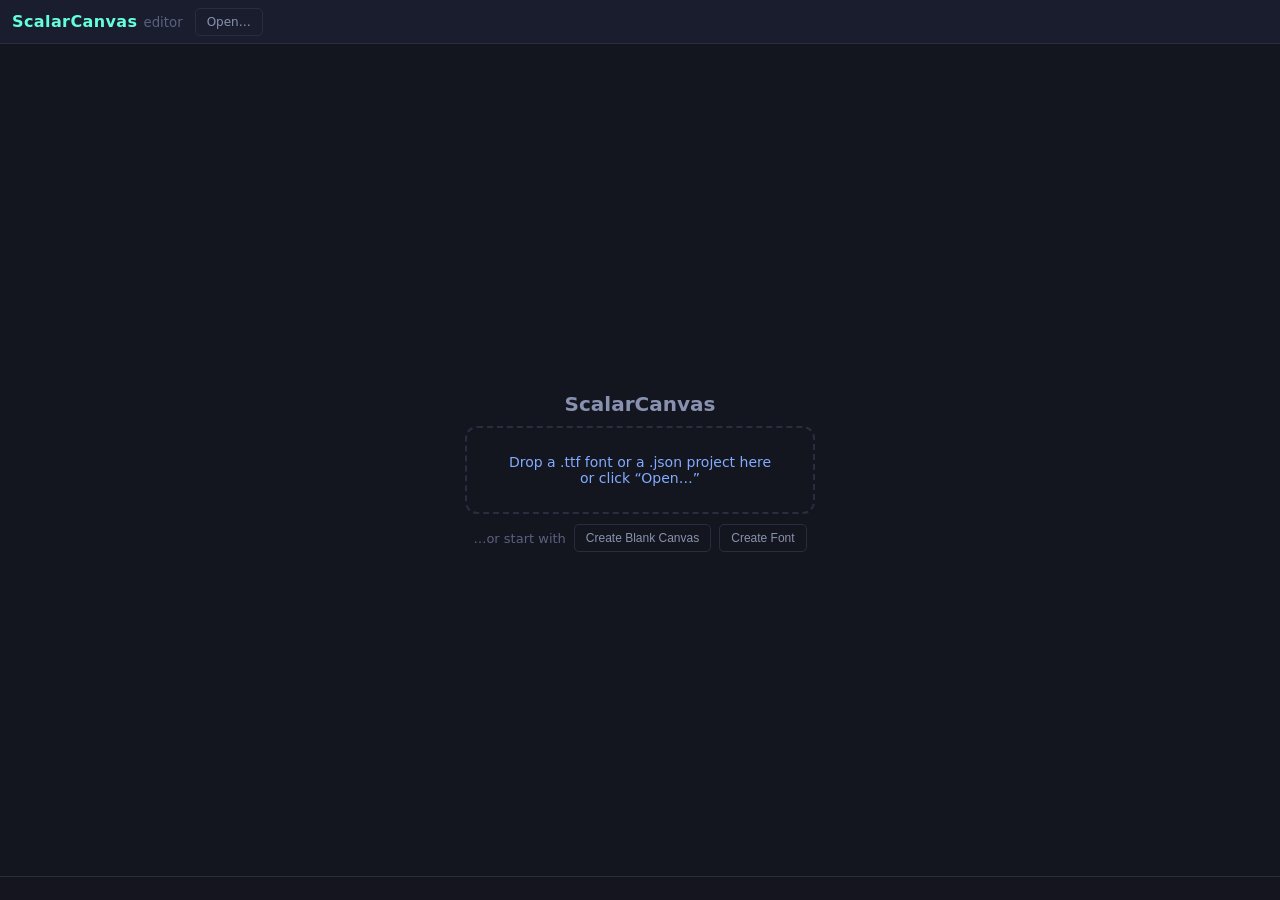
<file: index.html>
<!doctype html>
<html lang="en">
    <head>
        <meta charset="utf-8" />
        <meta name="viewport" content="width=device-width, initial-scale=1" />
        <title>ScalarCanvas — Font Editor</title>
        <link rel="stylesheet" href="src/app.css" />
    </head>
    <body>
        <div id="app">
            <header>
                <div class="brand">ScalarCanvas <small id="brandMode">editor</small></div>

                <button id="newBtn" title="Start a new document">New</button>
                <label class="btn" for="fileInput" title="Open a .ttf font or a ScalarCanvas project (.json)">Open…</label>
                <input id="fileInput" type="file" accept=".ttf,font/ttf,.json,application/json" />
                <button id="saveProjectBtn" disabled title="Save the project as .json (Ctrl+S)">Save</button>
                <button id="exportBtn" disabled data-mode="font">Export TTF</button>
                <button id="saveSvgBtn" disabled data-mode="canvas">Save SVG</button>

                <div class="separator"></div>

                <button class="tool" data-tool="edit" title="Edit tool (E): select, move, add, delete points">Edit</button>
                <button class="tool" data-tool="pen" title="Pen tool (P): draw new contours">Pen</button>
                <button class="tool active" data-tool="freehand" title="Freehand tool (F): draw freely and fit a smooth curve">Freehand</button>
                <button class="tool" data-tool="metrics" title="Metrics tool (M): drag sidebearings & advance" data-mode="font">Metrics</button>
                <button class="tool" data-tool="background" title="Image tool (I): move &amp; scale the tracing image">Image</button>

                <div class="separator"></div>

                <div class="shape-add">
                    <span>Add shape</span>
                    <select id="addShape" title="Add a shape to the current glyph" disabled>
                        <option value="">Choose…</option>
                        <option value="rectangle">Rectangle</option>
                        <option value="square">Square</option>
                        <option value="ellipse">Ellipse</option>
                        <option value="circle">Circle</option>
                        <option value="triangle">Triangle</option>
                        <option value="pentagon">Pentagon</option>
                        <option value="hexagon">Hexagon</option>
                        <option value="octagon">Octagon</option>
                        <option value="star">Star</option>
                        <option value="polygon">Polygon…</option>
                    </select>
                    <div id="polygonPop" class="shape-pop" hidden>
                        <label for="polygonSides">Sides</label>
                        <input id="polygonSides" type="number" min="3" max="24" step="1" value="6" />
                        <button id="polygonAdd" type="button">Add</button>
                    </div>
                </div>

                <div class="separator"></div>

                <button id="undoBtn" disabled title="Undo (Ctrl+Z)">Undo</button>
                <button id="redoBtn" disabled title="Redo">Redo</button>

                <div class="spacer"></div>

                <button id="togglePoints" class="active" title="Toggle points">Points</button>
                <button id="toggleFill" class="active" title="Toggle fill">Fill</button>
                <button id="toggleMetrics" class="active" title="Toggle metric guides" data-mode="font">Guides</button>
                <button id="toggleGrid" title="Toggle grid" data-mode="canvas">Grid</button>
                <button id="toggleSnap" class="active" title="Snap drawing to grid" data-mode="canvas">Snap</button>
                <button id="toggleMirror" title="Cycle mirror: Off → Vertical → Horizontal → Both (M)" data-mode="canvas">Mirror: Off</button>
                <button id="fitBtn" disabled title="Fit view">Fit</button>
            </header>

            <main>
                <aside id="sidebar" data-mode="font">
                    <div class="search">
                        <input id="glyphSearch" type="text" placeholder="Search glyphs…" disabled />
                    </div>
                    <div class="add-glyph">
                        <input id="addGlyphInput" type="text" placeholder="Add: A, U+0041, space" disabled />
                        <button id="addGlyphBtn" disabled title="Add glyph">+</button>
                    </div>
                    <div class="add-set">
                        <select id="addGlyphSet" title="Add a whole character set (existing glyphs are kept)" disabled>
                            <option value="">Add character set…</option>
                            <option value="upper">Uppercase A–Z</option>
                            <option value="lower">Lowercase a–z</option>
                            <option value="digits">Digits 0–9</option>
                            <option value="punct">Punctuation &amp; symbols</option>
                            <option value="ascii">All Basic Latin (ASCII)</option>
                        </select>
                    </div>
                    <div id="glyphlist"></div>
                </aside>

                <section id="stage">
                    <canvas id="canvas"></canvas>
                    <div id="empty-state">
                        <h1>ScalarCanvas</h1>
                        <div class="drop">Drop a .ttf font or a .json project here<br />or click “Open…”</div>
                        <div class="hint">
                            <span>…or start with</span>
                            <button id="emptyCanvasBtn" type="button">Create Blank Canvas</button>
                            <button id="emptyFontBtn" type="button">Create Font</button>
                        </div>
                        <button id="restoreBtn" type="button" class="restore" hidden>Restore last session</button>
                    </div>
                    <div id="status"></div>
                </section>

                <aside id="inspector">
                    <div class="insp-section" data-mode="canvas">
                        <h4>Canvas</h4>
                        <div class="form-row"><label>Width</label><input id="canvasW" type="number" min="1" step="1" value="1000" /></div>
                        <div class="form-row"><label>Height</label><input id="canvasH" type="number" min="1" step="1" value="1000" /></div>
                        <div class="form-row"><label>Stroke</label><input id="canvasStroke" type="color" value="#64ffda" /></div>
                        <div class="form-row"><label>Fill</label><input id="canvasFill" type="color" value="#ccd6f6" /></div>
                        <div class="form-row"><label>Line</label><input id="canvasLineWidth" type="number" min="0" step="0.5" value="1.5" /></div>
                        <div class="form-row" id="canvasGridRow"><label>Grid</label><input id="canvasGridSize" type="number" min="0" step="1" value="50" /></div>
                        <div class="insp-note">Colours apply to new strokes, and to the selection when something is selected.</div>
                    </div>

                    <div class="insp-section">
                        <h4>Freehand</h4>
                        <div class="form-row">
                            <label>Style</label>
                            <div class="segmented" id="freehandMode">
                                <button type="button" data-value="line" title="Fit a smooth centre-line curve">Line</button>
                                <button type="button" data-value="brush" title="Paint a filled brush stroke (pressure-sensitive with a pen)">Brush</button>
                            </div>
                        </div>
                        <div class="form-row" id="brushSizeRow"><label>Brush size</label><input id="brushSize" type="number" min="1" step="1" value="80" /></div>
                        <div class="form-row"><label>Smoothing</label><input id="smoothing" type="range" min="0.5" max="12" step="0.5" value="3" /></div>
                        <div class="form-row" id="pressureRow"><label>Pressure</label><input id="usePressure" type="checkbox" checked /></div>
                    </div>

                    <div class="insp-section" data-mode="font">
                        <h4>Font</h4>
                        <div class="form-row"><label>Family</label><input id="insp-family" type="text" disabled /></div>
                        <div class="form-row"><label>Style</label><input id="insp-style" type="text" disabled /></div>
                        <div class="form-row" title="Merge overlapping contours in every glyph of the exported TTF (your project is not changed)"><label>Clean export</label><input id="exportRemoveOverlap" type="checkbox" checked /><span class="insp-inline">Remove overlaps</span></div>
                    </div>

                    <div class="insp-section" data-mode="font">
                        <h4>Glyph</h4>
                        <div class="form-row"><label>Name</label><input id="insp-name" type="text" disabled /></div>
                        <div class="form-row"><label>Unicode</label><input id="insp-unicode" type="text" placeholder="U+0041 or A" disabled /></div>
                    </div>

                    <div class="insp-section" data-mode="font">
                        <h4>Spacing</h4>
                        <div class="form-row"><label>Advance</label><input id="insp-advance" type="number" disabled /></div>
                        <div class="form-row"><label>LSB</label><input id="insp-lsb" type="number" disabled /></div>
                        <div class="form-row"><label>RSB</label><input id="insp-rsb" type="number" disabled /></div>
                    </div>

                    <div class="insp-section" data-mode="font">
                        <h4>Font metrics</h4>
                        <div class="form-row"><label>Ascender</label><input id="insp-ascender" type="number" disabled /></div>
                        <div class="form-row"><label>Descender</label><input id="insp-descender" type="number" disabled /></div>
                        <div class="form-row"><label>x-height</label><input id="insp-xheight" type="number" disabled /></div>
                        <div class="form-row"><label>Cap height</label><input id="insp-capheight" type="number" disabled /></div>
                        <div class="form-row"><label>Line gap</label><input id="insp-linegap" type="number" disabled /></div>
                    </div>

                    <div class="insp-section">
                        <h4>Contour</h4>
                        <div class="insp-buttons">
                            <button id="btn-reverse" disabled>Reverse</button>
                            <button id="btn-closecontour" disabled>Open / Close</button>
                            <button id="btn-delete-points" disabled>Delete points</button>
                            <button id="btn-direction" disabled data-mode="font" title="Make outer contours clockwise and holes counter-clockwise so counters are cut out">Fix direction</button>
                        </div>
                    </div>

                    <div class="insp-section">
                        <h4>Path operations</h4>
                        <div class="insp-buttons path-ops">
                            <button id="op-union" data-op="union" disabled title="Union: merge the selected contours">Union</button>
                            <button id="op-subtract" data-op="subtract" disabled title="Subtract: the last-drawn selected contour cuts the others">Subtract</button>
                            <button id="op-intersect" data-op="intersect" disabled title="Intersect: keep only where the last-drawn selected contour overlaps the others">Intersect</button>
                            <button id="op-exclude" data-op="exclude" disabled title="Exclude: keep where they do not overlap">Exclude</button>
                            <button id="op-removeOverlap" data-op="removeOverlap" disabled title="Remove overlap: merge overlapping and self-intersecting contours into clean outlines; acts on the whole glyph when nothing is selected">Remove overlap</button>
                        </div>
                        <div class="insp-note">Acts on contours with a selected point. The last-drawn one is the cutter.</div>
                    </div>

                    <div class="insp-section">
                        <h4>Background</h4>
                        <div class="insp-buttons">
                            <label class="btn" for="bgInput">Load image</label>
                            <input id="bgInput" type="file" accept="image/*" />
                            <button id="bgToggle" disabled>Hide</button>
                            <button id="bgClear" disabled>Clear</button>
                        </div>
                        <div class="form-row"><label>Opacity</label><input id="bgOpacity" type="range" min="0" max="1" step="0.05" value="0.5" disabled /></div>
                        <div class="form-row"><label>Scale</label><input id="bgScale" type="number" step="0.01" min="0.01" disabled /></div>
                        <div class="form-row"><label>X</label><input id="bgX" type="number" disabled /></div>
                        <div class="form-row"><label>Y</label><input id="bgY" type="number" disabled /></div>
                    </div>

                    <div class="insp-hint" id="insp-hint"></div>
                </aside>
            </main>

            <div id="preview-bar" data-mode="font">
                <div class="preview-head">
                    <span>Preview</span>
                    <input id="previewText" type="text" value="The quick brown fox" disabled />
                </div>
                <canvas id="preview"></canvas>
            </div>
        </div>

        <div id="modal" class="modal" hidden>
            <div class="modal-backdrop" data-modal-close></div>
            <div class="modal-panel" role="dialog" aria-modal="true">
                <h3 id="modalTitle"></h3>
                <div id="modalMessage" class="modal-message"></div>
                <div class="modal-actions">
                    <button id="modalCancel" type="button">Cancel</button>
                    <button id="modalOk" type="button">OK</button>
                </div>
            </div>
        </div>

        <script src="src/core/Point.js"></script>
        <script src="src/core/Contour.js"></script>
        <script src="src/core/Transform.js"></script>
        <script src="src/core/Glyph.js"></script>
        <script src="src/core/Metrics.js"></script>
        <script src="src/core/FontDocument.js"></script>
        <script src="src/core/History.js"></script>
        <script src="src/core/PathBoolean.js"></script>
        <script src="src/io/GlyphNames.js"></script>
        <script src="src/io/CubicToQuad.js"></script>
        <script src="src/io/TTFReader.js"></script>
        <script src="src/io/TTFWriter.js"></script>
        <script src="src/render/CanvasRenderer.js"></script>
        <script src="src/editor/EditOps.js"></script>
        <script src="src/editor/Freehand.js"></script>
        <script src="src/editor/Shapes.js"></script>
        <script src="src/editor/Editor.js"></script>
        <script src="src/canvas/CanvasDocument.js"></script>
        <script src="src/canvas/SVGWriter.js"></script>
        <script src="src/main.js"></script>
    </body>
</html>
</file>
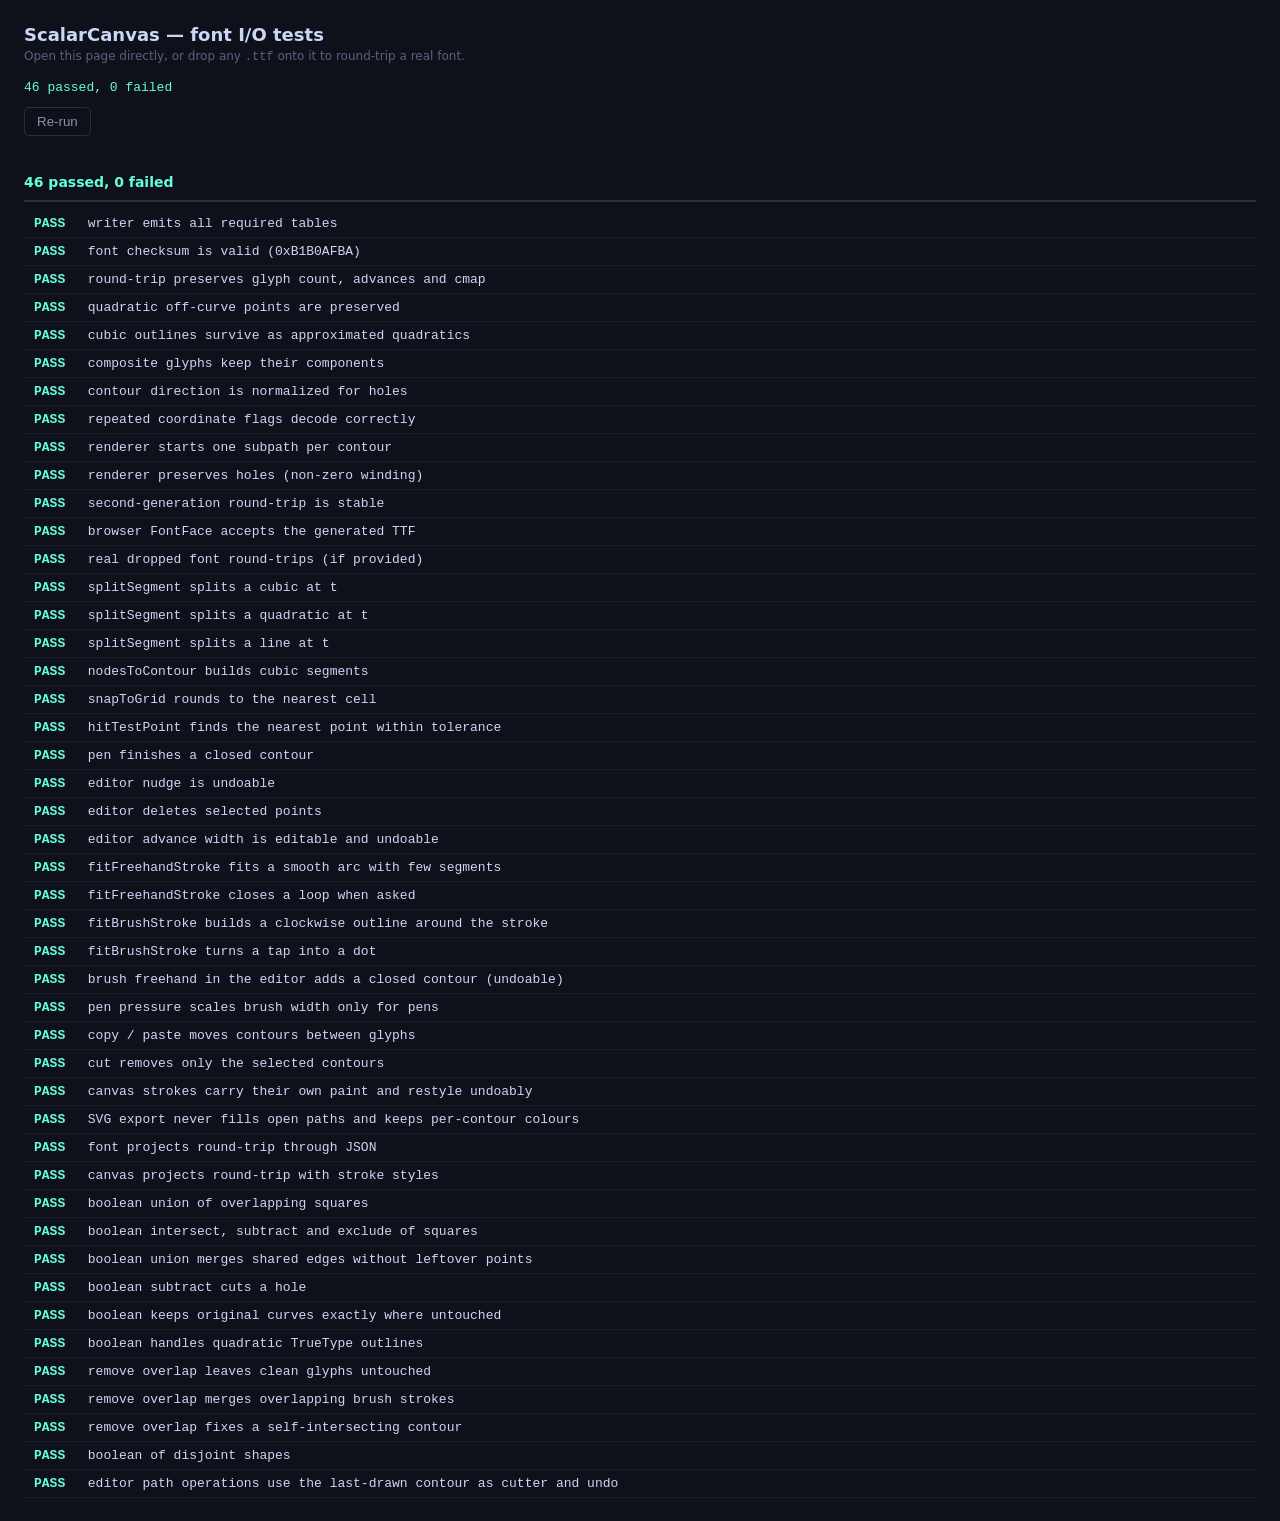
<file: tests/index.html>
<!doctype html>
<html lang="en">
    <head>
        <meta charset="utf-8" />
        <meta name="viewport" content="width=device-width, initial-scale=1" />
        <title>ScalarCanvas — Tests</title>
        <style>
            body {
                margin: 0;
                padding: 24px;
                background: #0f111a;
                color: #ccd6f6;
                font-family: system-ui, sans-serif;
            }
            h1 {
                font-size: 18px;
                margin: 0 0 4px;
            }
            .hint {
                color: #5a6080;
                font-size: 12px;
                margin-bottom: 16px;
            }
            #status {
                color: #64ffda;
                font-family: monospace;
                font-size: 13px;
                margin-bottom: 12px;
            }
            button {
                background: transparent;
                border: 1px solid #2a2d3e;
                color: #8892b0;
                border-radius: 5px;
                padding: 6px 12px;
                cursor: pointer;
                margin-bottom: 16px;
            }
            button:hover {
                color: #ccd6f6;
                background: #2a2d3e;
            }
            .result {
                font-size: 13px;
                padding: 6px 10px;
                border-bottom: 1px solid #1a1d2e;
                font-family: monospace;
            }
            .result .badge {
                display: inline-block;
                width: 46px;
                font-weight: 700;
            }
            .result.pass .badge {
                color: #64ffda;
            }
            .result.fail .badge {
                color: #ff5370;
            }
            .result.fail pre {
                color: #ff8a9b;
                white-space: pre-wrap;
                margin: 6px 0 0;
                font-size: 11px;
            }
            .summary {
                font-size: 14px;
                font-weight: 700;
                padding: 10px 0;
                margin-bottom: 8px;
                border-bottom: 2px solid #2a2d3e;
            }
            .summary.pass {
                color: #64ffda;
            }
            .summary.fail {
                color: #ff5370;
            }
            #dropped {
                color: #82aaff;
                font-size: 12px;
                margin-bottom: 12px;
            }
        </style>
    </head>
    <body>
        <h1>ScalarCanvas — font I/O tests</h1>
        <div class="hint">
            Open this page directly, or drop any <code>.ttf</code> onto it to round-trip a real font.
        </div>
        <div id="status"></div>
        <button id="rerun">Re-run</button>
        <div id="dropped"></div>
        <div id="results"></div>
        <script src="../src/core/Point.js"></script>
        <script src="../src/core/Contour.js"></script>
        <script src="../src/core/Transform.js"></script>
        <script src="../src/render/CanvasRenderer.js"></script>
        <script src="../src/core/Glyph.js"></script>
        <script src="../src/core/Metrics.js"></script>
        <script src="../src/core/FontDocument.js"></script>
        <script src="../src/core/History.js"></script>
        <script src="../src/core/PathBoolean.js"></script>
        <script src="../src/io/GlyphNames.js"></script>
        <script src="../src/io/CubicToQuad.js"></script>
        <script src="../src/io/TTFReader.js"></script>
        <script src="../src/io/TTFWriter.js"></script>
        <script src="../src/editor/EditOps.js"></script>
        <script src="../src/editor/Freehand.js"></script>
        <script src="../src/editor/Shapes.js"></script>
        <script src="../src/editor/Editor.js"></script>
        <script src="../src/canvas/CanvasDocument.js"></script>
        <script src="../src/canvas/SVGWriter.js"></script>
        <script src="./harness.js"></script>
        <script src="./fixtures.js"></script>
        <script src="./ttf.test.js"></script>
        <script src="./editor.test.js"></script>
        <script src="./drawing.test.js"></script>
        <script src="./boolean.test.js"></script>
        <script src="./runner.js"></script>
    </body>
</html>
</file>
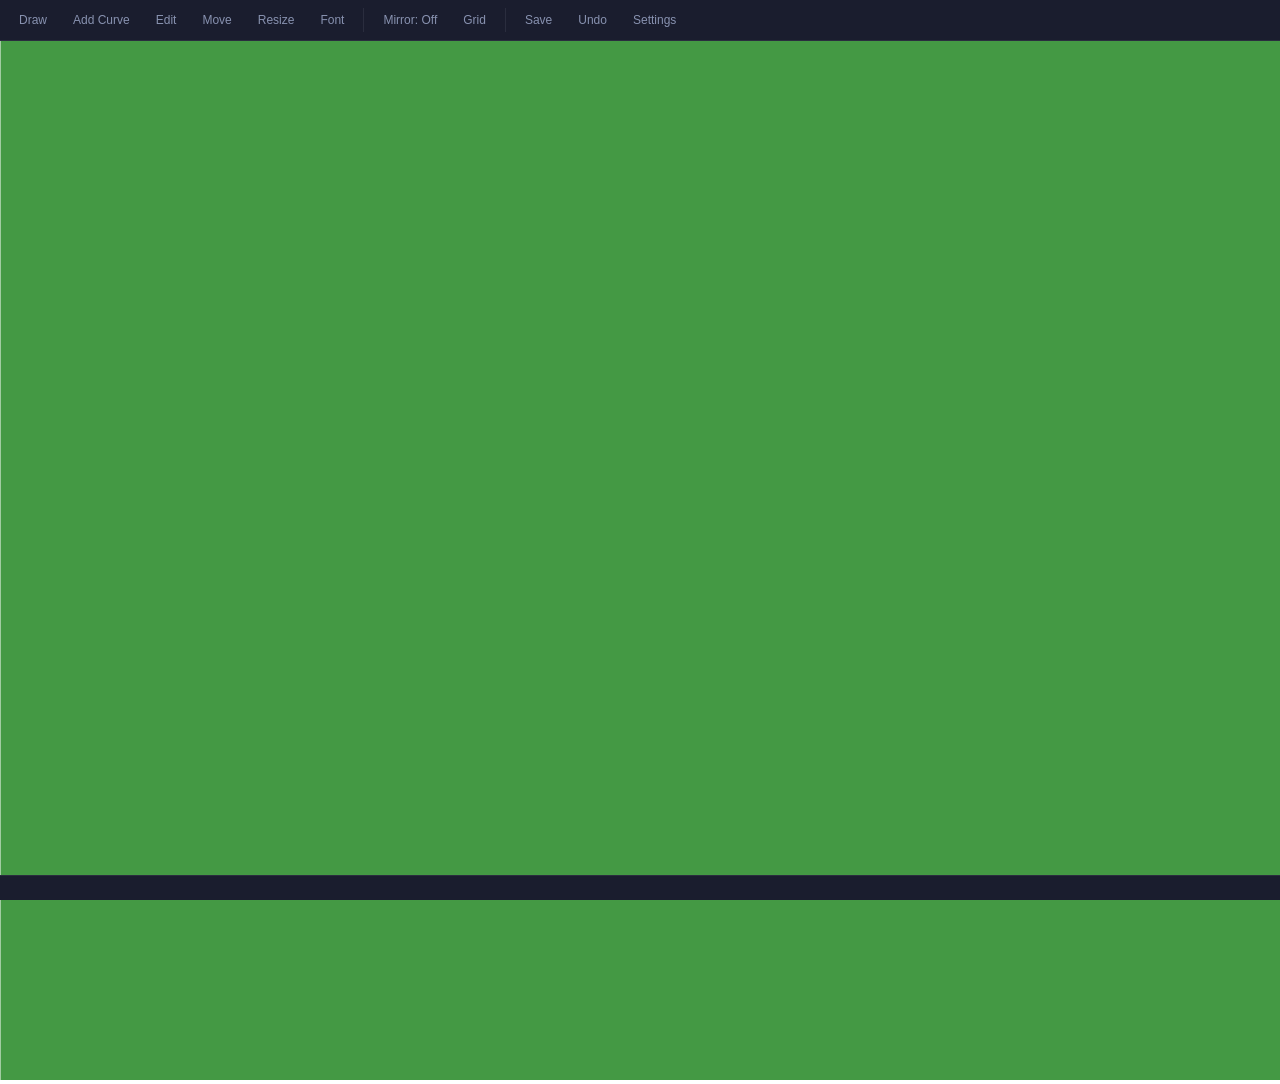
<file: UserInterface.html>
<!doctype html>
<html>
    <head>
        <script src="Math/Math.js"></script>
        <script src="Tools/Mirror.js"></script>
        <script src="Tools/Grid.js"></script>
        <script src="Canvas/Objects.js"></script>
        <script src="Canvas/CanvasSetup.js"></script>
        <script src="Canvas/CanvasBuilder.js"></script>
        <script src="Input/InputHandlers.js"></script>
        <script src="Input/ShapeInput.js"></script>
        <script src="FileFormat/SaveSVG.js"></script>
        <script src="FileFormat/Font.js"></script>

        <link rel="stylesheet" href="style.css" />
    </head>

    <body>
        <!-- Toolbar -->
        <div id="toolbar">
            <button
                data-mode="Draw Curves"
                title="Draw curve (D)"
                onclick="
                    currentState = DrawingState.DrawCurve;
                    UpdateCursorForMode();
                "
            >
                Draw
            </button>
            <button
                data-mode="Add Curves"
                title="Add curve (A). Click start point to close curve."
                onclick="
                    currentState = DrawingState.AddCurve;
                    UpdateCursorForMode();
                "
            >
                Add Curve
            </button>
            <button
                data-mode="Edit Mode"
                title="Edit mode (E). Press E to toggle between editing Points and Curves. In Curves mode, press E again to select next shape."
                onclick="
                    currentState = DrawingState.Edit;
                    UpdateCursorForMode();
                "
            >
                Edit
            </button>
            <button
                data-mode="Move Shape"
                title="Move/Resize shape (Z). Drag box to move, drag handles to resize."
                onclick="
                    currentState = DrawingState.Move;
                    UpdateCursorForMode();
                "
            >
                Move
            </button>
            <button
                data-mode="Resize and Move Canvas"
                title="Resize/move canvas (R)"
                onclick="
                    currentState = DrawingState.ResizeMove;
                    UpdateCursorForMode();
                "
            >
                Resize
            </button>
            <button
                data-mode="Font Mode"
                title="Font mode (T). Drag a .ttf file onto the canvas."
                onclick="
                    currentState = DrawingState.Font;
                    UpdateCursorForMode();
                "
            >
                Font
            </button>

            <div class="separator"></div>

            <button
                id="btn-mirror"
                title="Cycle mirror: None → V → H → Both (M)"
                onclick="cycleMirror()"
            >
                Mirror: Off
            </button>
            <button
                id="btn-grid"
                title="Toggle grid (G)"
                onclick="
                    grid.Enabled = !grid.Enabled;
                    ClearCanvas(canvasObj, graphics);
                    ReDraw();
                "
            >
                Grid
            </button>

            <div class="separator"></div>

            <button
                title="Save SVG (S)"
                onclick="
                    var box = Builder.GetBoundingBox();
                    SaveToRawText(SaveSVG(Builder, box.Width, box.Height));
                "
            >
                Save
            </button>
            <button title="Undo (Ctrl+Z)" onclick="Undo()">Undo</button>
            <button title="Settings (F)" onclick="openSettings()">
                Settings
            </button>
        </div>

        <canvas id="drawingCanvas"></canvas>

        <!-- Status Bar -->
        <div id="statusbar"></div>

        <script>
            /// CANVAS SETUP
            const canvasObj = document.getElementById("drawingCanvas");

            BuildCanvas(canvasObj);

            var grid = new Grid(canvasWidth, canvasHeight, 100);

            const graphics = canvasObj.getContext("2d");

            // crisp drawing when (0.5, 0.0) due to float calculations
            graphics.translate(0.5, 0.0);

            ClearCanvas(canvasObj, graphics);

            const Builder = new CanvasBuilder();

            /// END OF CANVAS SETUP

            /// ENUMS

            const DrawingState = {
                AddCurve: "Add Curves",
                DrawCurve: "Draw Curves",
                ResizeMove: "Resize and Move Canvas",
                Edit: "Edit Mode",
                Move: "Move Shape",
                Font: "Font Mode",
            };

            const HotKeys = {
                ToggleMode: "Tab",
                EditMode: "e",
                AddCurve: "a",
                DrawCurve: "d",
                SelectNextShape: "n",
                SaveShapes: "s",
                ResizeMove: "r",
                Mirror: "m",
                Grid: "g",
                Color: "f",
                Delete: "x",
                HideCursor: "h",
                MoveShape: "z",
                CopyShape: "c",
                FontMode: "t",
            };

            var currentState = DrawingState.DrawCurve;

            /// END OF ENUMS

            /// TOOLBAR HELPERS

            function cycleMirror() {
                if (MirrorActive == MirrorType.None)
                    MirrorActive = MirrorType.Vertical;
                else if (MirrorActive == MirrorType.Vertical)
                    MirrorActive = MirrorType.Horizontal;
                else if (MirrorActive == MirrorType.Horizontal)
                    MirrorActive = MirrorType.Both;
                else MirrorActive = MirrorType.None;

                ClearCanvas(canvasObj, graphics);
                ReDraw();
            }

            function openSettings() {
                var clr = document.getElementById("menu");
                if (clr.classList.contains("open")) {
                    closeSettings();
                } else {
                    var forePick = document.getElementById("foreColor");
                    var backPick = document.getElementById("backColor");
                    forePick.value = foreColor;
                    backPick.value = backColor;
                    clr.classList.add("open");
                    UpdateMenu();
                }
            }
            function closeSettings() {
                document.getElementById("menu").classList.remove("open");
            }

            function openFontPanel() {
                if (!loadedFontParser) return;
                var panel = document.getElementById("font-panel");
                document.getElementById("font-panel-title").textContent = loadedFontName;
                panel.classList.add("open");
                renderFontGlyphs();
            }

            function closeFontPanel() {
                document.getElementById("font-panel").classList.remove("open");
            }

            function renderFontGlyphs() {
                if (!loadedFontParser) return;
                var parser = loadedFontParser;
                var container = document.getElementById("font-glyphs");
                container.innerHTML = '';

                var chars = [];
                for (var i = 32; i < 127; i++) {
                    var ch = String.fromCharCode(i);
                    var idx = parser.charToGlyphIndex(ch);
                    if (idx !== undefined && idx !== 0) {
                        var g = parser.getGlyph(idx);
                        if (g) chars.push({ char: ch, path: g.path, xMin: g.xMin, yMin: g.yMin, xMax: g.xMax, yMax: g.yMax });
                    }
                }

                document.getElementById("font-panel-count").textContent = chars.length + ' glyphs';

                var pad = Math.max(10, parser.unitsPerEm * 0.04);

                for (var n = 0; n < chars.length; n++) {
                    var c = chars[n];
                    var w = (c.xMax - c.xMin) + pad * 2;
                    var h = (c.yMax - c.yMin) + pad * 2;

                    var card = document.createElement('div');
                    card.className = 'font-glyph-card';
                    card.title = 'U+' + c.char.charCodeAt(0).toString(16).toUpperCase().padStart(4, '0');

                    var svgNS = "http://www.w3.org/2000/svg";
                    var svg = document.createElementNS(svgNS, "svg");
                    svg.setAttribute("viewBox", "0 0 " + w + " " + h);
                    svg.setAttribute("preserveAspectRatio", "xMidYMid meet");

                    var gEl = document.createElementNS(svgNS, "g");
                    var transX = pad - c.xMin;
                    var transY = pad;
                    gEl.setAttribute("transform", "translate(" + transX + ", " + transY + ") scale(1, -1) translate(0, -" + c.yMax + ")");

                    var pathEl = document.createElementNS(svgNS, "path");
                    pathEl.setAttribute("d", c.path);
                    gEl.appendChild(pathEl);
                    svg.appendChild(gEl);
                    card.appendChild(svg);

                    var label = document.createElement('span');
                    label.className = 'font-glyph-label';
                    label.textContent = c.char === ' ' ? 'space' : c.char;
                    card.appendChild(label);

                    card.addEventListener('click', (function(ch) {
                        return function() { addGlyphToCanvas(ch); };
                    })(c.char));

                    container.appendChild(card);
                }
            }

            function addGlyphToCanvas(char) {
                if (!loadedFontParser) return;
                var glyphObj = new FontShape(loadedFontParser, char, MouseX, MouseY, 48);
                Builder.AddObject(glyphObj);
                shapeIndex = Builder.objects.length - 1;
                ClearCanvas(canvasObj, graphics);
                ReDraw();
            }

            /// END OF TOOLBAR HELPERS

            /// USER INPUT
            document.addEventListener("keypress", function (e) {
                OnKeyPress(e);
            });

            document.addEventListener("keydown", function (e) {
                if ((e.ctrlKey || e.metaKey) && e.key === "z") {
                    e.preventDefault();
                    Undo();
                }
                if (e.key === "Escape") {
                    closeSettings();
                    closeFontPanel();
                }
            });

            canvasObj.addEventListener("mousedown", function (e) {
                OnMouseDown(e);
            });

            canvasObj.addEventListener("mouseup", function (e) {
                OnMouseUp(e);
            });

            canvasObj.addEventListener("mousemove", function (e) {
                OnMouseMove(e);
            });

            document.addEventListener("wheel", function (e) {
                OnMouseWheel(e);
            });

            canvasObj.addEventListener("drop", function (e) {
                OnDrop(e);
            });

            canvasObj.addEventListener("dragenter", function (e) {
                e.preventDefault();
                e.stopPropagation();
            });

            canvasObj.addEventListener("dragover", function (e) {
                e.preventDefault();
                e.stopPropagation();
            });
            /// END OF USER INPUT

            // Initial UI state
            UpdateCursorForMode();
        </script>

        <div id="menu">
            <div class="modal-backdrop" onclick="closeSettings()"></div>
            <div class="modal-panel">
                <div class="modal-header">
                    <h3>Settings</h3>
                    <button class="modal-close" title="Close (Esc)" onclick="closeSettings()">&times;</button>
                </div>
                <div class="modal-body">
                    <div class="settings-section">
                        <div class="settings-group">
                            <h4>Appearance</h4>
                            <div class="form-row">
                                <label>Stroke</label>
                                <input type="color" id="foreColor" value="#ff0000" />
                            </div>
                            <div class="form-row">
                                <label>Fill</label>
                                <input type="color" id="backColor" value="#ff0000" />
                            </div>
                        </div>

                        <div class="settings-group">
                            <h4>Parameters</h4>
                            <div class="slider-group">
                                <div class="slider-label">
                                    <span>Line Width</span>
                                    <span class="val-badge" id="lineWidthVal">3</span>
                                </div>
                                <input type="range" id="lineWidth" min="1" max="20" value="3" />
                            </div>
                            <div class="slider-group">
                                <div class="slider-label">
                                    <span>Grid Size</span>
                                    <span class="val-badge" id="gridSizeVal">100</span>
                                </div>
                                <input type="range" id="gridSize" min="10" max="250" value="100" />
                            </div>
                            <div class="slider-group">
                                <div class="slider-label">
                                    <span>Segment Frequency</span>
                                    <span class="val-badge" id="segFreqVal">70</span>
                                </div>
                                <input type="range" id="segFrequency" min="40" max="250" value="70" />
                            </div>
                        </div>

                        <div class="settings-group">
                            <h4>Keyboard Shortcuts</h4>
                            <div class="hotkeys-list">
                                <div class="hotkey-item"><span class="hotkey-key">Tab</span><span class="hotkey-desc">Toggle drawing mode</span></div>
                                <div class="hotkey-item"><span class="hotkey-key">D</span><span class="hotkey-desc">Draw curve mode</span></div>
                                <div class="hotkey-item"><span class="hotkey-key">A</span><span class="hotkey-desc">Add curve (click start to close)</span></div>
                                <div class="hotkey-item"><span class="hotkey-key">E</span><span class="hotkey-desc">Edit mode: E toggles Points/Curves, E again selects next shape</span></div>
                                <div class="hotkey-item"><span class="hotkey-key">Z</span><span class="hotkey-desc">Move/Resize mode (drag box)</span></div>
                                <div class="hotkey-item"><span class="hotkey-key">R</span><span class="hotkey-desc">Resize/move canvas</span></div>
                                <div class="hotkey-item"><span class="hotkey-key">T</span><span class="hotkey-desc">Font mode (drag .ttf onto canvas)</span></div>
                                <div class="hotkey-item"><span class="hotkey-key">M</span><span class="hotkey-desc">Cycle mirror mode</span></div>
                                <div class="hotkey-item"><span class="hotkey-key">G</span><span class="hotkey-desc">Toggle grid</span></div>
                                <div class="hotkey-item"><span class="hotkey-key">S</span><span class="hotkey-desc">Save SVG</span></div>
                                <div class="hotkey-item"><span class="hotkey-key">F</span><span class="hotkey-desc">Open settings</span></div>
                                <div class="hotkey-item"><span class="hotkey-key">N</span><span class="hotkey-desc">Select next shape</span></div>
                                <div class="hotkey-item"><span class="hotkey-key">X</span><span class="hotkey-desc">Delete</span></div>
                                <div class="hotkey-item"><span class="hotkey-key">H</span><span class="hotkey-desc">Hide cursor</span></div>
                                <div class="hotkey-item"><span class="hotkey-key">C</span><span class="hotkey-desc">Copy shape</span></div>
                                <div class="hotkey-item"><span class="hotkey-key">Ctrl+Z</span><span class="hotkey-desc">Undo</span></div>
                            </div>
                        </div>
                    </div>

                    <div class="shapes-section">
                        <h4>Shapes</h4>
                        <div id="shapelist"></div>
                    </div>
                </div>
            </div>
        </div>

        <div id="font-panel">
            <div class="modal-backdrop" onclick="closeFontPanel()"></div>
            <div class="font-panel-panel">
                <div class="font-panel-header">
                    <h3 id="font-panel-title">Font</h3>
                    <button class="modal-close" title="Close (Esc)" onclick="closeFontPanel()">&times;</button>
                </div>
                <div class="font-panel-body">
                    <div class="font-panel-info">
                        <span>Click a glyph to add it to the canvas</span>
                        <span id="font-panel-count"></span>
                    </div>
                    <div id="font-glyphs"></div>
                </div>
            </div>
        </div>

        <script>
            const lineW = document.getElementById("lineWidth");
            const lineWVal = document.getElementById("lineWidthVal");

            lineW.addEventListener("input", () => {
                LineWidth = parseInt(lineW.value);
                lineWVal.textContent = lineW.value;
            });

            const gridSize = document.getElementById("gridSize");
            const gridSizeVal = document.getElementById("gridSizeVal");

            gridSize.addEventListener("input", () => {
                grid.Size = parseInt(gridSize.value);
                gridSizeVal.textContent = gridSize.value;
            });

            const segFreq = document.getElementById("segFrequency");
            const segFreqVal = document.getElementById("segFreqVal");

            segFreq.addEventListener("input", () => {
                ShapeCutoff = parseInt(segFreq.value);
                segFreqVal.textContent = segFreq.value;
            });

            const forePick = document.getElementById("foreColor");

            forePick.addEventListener("change", () => {
                foreColor = forePick.value;
            });

            const backPick = document.getElementById("backColor");

            backPick.addEventListener("change", () => {
                backColor = backPick.value;
            });
        </script>
    </body>
</html>
</file>
<file: src/app.css>
:root {
    --bg: #0f111a;
    --panel: #14161f;
    --panel-2: #1a1d2e;
    --border: #2a2d3e;
    --text: #ccd6f6;
    --muted: #8892b0;
    --faint: #5a6080;
    --accent: #64ffda;
    --accent-2: #82aaff;
    --accent-3: #ffcb6b;
    --danger: #ff5370;
    color-scheme: dark;
}

* {
    box-sizing: border-box;
}

html,
body {
    margin: 0;
    padding: 0;
    height: 100%;
    background: var(--bg);
    color: var(--text);
    font-family: system-ui, -apple-system, "Segoe UI", Roboto, sans-serif;
    overflow: hidden;
}

#app {
    display: grid;
    grid-template-rows: 44px 1fr 132px;
    height: 100vh;
}

/* Header */
header {
    display: flex;
    align-items: center;
    gap: 10px;
    padding: 0 12px;
    background: var(--panel-2);
    border-bottom: 1px solid var(--border);
    z-index: 5;
}

header .brand {
    font-weight: 700;
    letter-spacing: 0.4px;
    color: var(--accent);
    margin-right: 6px;
    white-space: nowrap;
}

header .brand small {
    color: var(--faint);
    font-weight: 400;
    letter-spacing: 0;
}

header .spacer {
    flex: 1;
}

header .separator {
    width: 1px;
    height: 22px;
    background: var(--border);
    margin: 0 4px;
}

button,
label.btn {
    background: transparent;
    border: 1px solid var(--border);
    color: var(--muted);
    font-size: 12px;
    padding: 6px 11px;
    border-radius: 5px;
    cursor: pointer;
    transition: background 0.15s, color 0.15s, border-color 0.15s;
    white-space: nowrap;
}

button:hover,
label.btn:hover {
    background: var(--border);
    color: var(--text);
}

button.active {
    background: #2d4a3e;
    color: var(--accent);
    border-color: #3a6a5e;
}

button:disabled {
    opacity: 0.4;
    cursor: default;
}

header .shape-add {
    position: relative;
    display: flex;
    align-items: center;
    gap: 6px;
    color: var(--faint);
    font-size: 11px;
    text-transform: uppercase;
    letter-spacing: 0.5px;
    white-space: nowrap;
}

header .shape-add select {
    background: transparent;
    border: 1px solid var(--border);
    color: var(--muted);
    font-size: 12px;
    font-family: inherit;
    padding: 6px 8px;
    border-radius: 5px;
    cursor: pointer;
    outline: none;
    transition: background 0.15s, color 0.15s, border-color 0.15s;
}

header .shape-add select:hover:not(:disabled) {
    background: var(--border);
    color: var(--text);
}

header .shape-add select:focus {
    border-color: var(--accent);
}

header .shape-add select:disabled {
    opacity: 0.4;
    cursor: default;
}

.shape-pop {
    position: absolute;
    top: calc(100% + 6px);
    right: 0;
    display: flex;
    align-items: center;
    gap: 6px;
    padding: 8px;
    background: var(--panel-2);
    border: 1px solid var(--border);
    border-radius: 6px;
    box-shadow: 0 8px 24px rgba(0, 0, 0, 0.45);
    z-index: 20;
}

.shape-pop[hidden] {
    display: none;
}

.shape-pop label {
    color: var(--faint);
    font-size: 11px;
    text-transform: uppercase;
    letter-spacing: 0.5px;
}

.shape-pop input {
    width: 56px;
    background: var(--panel);
    border: 1px solid var(--border);
    color: var(--text);
    border-radius: 4px;
    padding: 5px 6px;
    font-size: 12px;
    outline: none;
}

.shape-pop input:focus {
    border-color: var(--accent);
}

.shape-pop button {
    padding: 5px 10px;
}

input[type="file"] {
    display: none;
}

input[type="text"] {
    background: var(--panel);
    border: 1px solid var(--border);
    color: var(--text);
    border-radius: 5px;
    padding: 6px 9px;
    font-size: 12px;
    outline: none;
}

input[type="text"]:focus {
    border-color: var(--accent);
}

/* Body */
main {
    display: grid;
    grid-template-columns: 240px 1fr 270px;
    min-height: 0;
}

#sidebar {
    background: var(--panel-2);
    border-right: 1px solid var(--border);
    display: flex;
    flex-direction: column;
    min-height: 0;
}

#sidebar .search {
    padding: 8px;
    border-bottom: 1px solid var(--border);
}

#sidebar .search input {
    width: 100%;
}

#sidebar .add-glyph {
    display: flex;
    gap: 6px;
    padding: 8px;
    border-bottom: 1px solid var(--border);
}

#sidebar .add-glyph input {
    flex: 1;
    min-width: 0;
}

#sidebar .add-glyph button {
    padding: 6px 10px;
    font-weight: 700;
}

#glyphlist {
    flex: 1;
    overflow-y: auto;
    padding: 4px;
}

.glyph-item {
    display: flex;
    align-items: center;
    gap: 8px;
    padding: 4px 8px;
    border-radius: 4px;
    cursor: pointer;
    font-size: 12px;
    color: var(--muted);
}

.glyph-item:hover {
    background: var(--border);
    color: var(--text);
}

.glyph-item.selected {
    background: #22304a;
    color: var(--accent);
}

.glyph-item .gid {
    color: var(--faint);
    font-family: monospace;
    font-size: 10px;
    width: 44px;
    flex-shrink: 0;
}

.glyph-item .gname {
    flex: 1;
    overflow: hidden;
    text-overflow: ellipsis;
    white-space: nowrap;
}

.glyph-item .gcp {
    color: var(--faint);
    font-family: monospace;
    font-size: 10px;
}

#stage {
    position: relative;
    min-width: 0;
    min-height: 0;
    overflow: hidden;
    background: var(--panel);
}

#canvas {
    display: block;
    width: 100%;
    height: 100%;
    cursor: crosshair;
}

#empty-state {
    position: absolute;
    inset: 0;
    display: flex;
    flex-direction: column;
    align-items: center;
    justify-content: center;
    gap: 10px;
    color: var(--faint);
    text-align: center;
    pointer-events: none;
}

#empty-state h1 {
    color: var(--muted);
    font-size: 20px;
    margin: 0;
}

#empty-state .hint {
    font-size: 13px;
    display: flex;
    align-items: center;
    gap: 8px;
}

#empty-state button {
    pointer-events: auto;
}

#empty-state .drop {
    border: 2px dashed var(--border);
    border-radius: 12px;
    padding: 26px 42px;
    color: var(--accent-2);
    font-size: 14px;
}

#status {
    position: absolute;
    left: 0;
    bottom: 0;
    right: 0;
    height: 24px;
    display: flex;
    align-items: center;
    gap: 16px;
    padding: 0 12px;
    background: rgba(20, 22, 31, 0.9);
    border-top: 1px solid var(--border);
    font-family: monospace;
    font-size: 11px;
    color: var(--faint);
}

#status b {
    color: var(--accent);
    font-weight: 500;
}

/* Preview strip */
#preview-bar {
    background: var(--panel-2);
    border-top: 1px solid var(--border);
    display: grid;
    grid-template-columns: 1fr;
    min-height: 0;
}

#preview-bar .preview-head {
    display: flex;
    align-items: center;
    gap: 10px;
    padding: 6px 12px;
    border-bottom: 1px solid var(--border);
}

#preview-bar .preview-head span {
    font-size: 11px;
    text-transform: uppercase;
    letter-spacing: 0.5px;
    color: var(--faint);
}

#previewText {
    flex: 1;
}

#preview {
    display: block;
    width: 100%;
    height: 82px;
}

/* Inspector */
#inspector {
    position: relative;
    z-index: 1;
    background: var(--panel-2);
    border-left: 1px solid var(--border);
    overflow-y: auto;
    padding: 10px 0 20px;
}

.insp-section {
    padding: 10px 14px 14px;
    border-bottom: 1px solid #25283c;
}

.insp-section h4 {
    margin: 0 0 10px;
    color: var(--text);
    font-size: 11px;
    font-weight: 600;
    text-transform: uppercase;
    letter-spacing: 0.5px;
}

.insp-section .form-row {
    margin: 6px 0;
}

.insp-section .form-row label {
    width: 74px;
}

#inspector input[type="text"],
#inspector input[type="number"] {
    flex: 1;
    min-width: 0;
    background: var(--panel);
    border: 1px solid var(--border);
    color: var(--text);
    border-radius: 4px;
    padding: 4px 7px;
    font-size: 12px;
    outline: none;
}

#inspector input:focus {
    border-color: var(--accent);
}

#inspector input[type="range"] {
    flex: 1;
    min-width: 0;
    accent-color: var(--accent);
}

#inspector input:disabled,
#inspector input[readonly] {
    opacity: 0.55;
}

.insp-buttons {
    display: flex;
    flex-wrap: wrap;
    gap: 6px;
}

.insp-buttons button {
    font-size: 11px;
    padding: 5px 9px;
}

.insp-hint {
    padding: 12px 14px;
    color: var(--faint);
    font-size: 11px;
    line-height: 1.6;
}

/* Modal popups (alerts / confirms) */
.modal {
    position: fixed;
    inset: 0;
    display: flex;
    align-items: center;
    justify-content: center;
    z-index: 100;
}

.modal[hidden] {
    display: none;
}

.modal-backdrop {
    position: absolute;
    inset: 0;
    background: rgba(0, 0, 0, 0.55);
}

.modal-panel {
    position: relative;
    width: min(420px, calc(100vw - 40px));
    background: var(--panel-2);
    border: 1px solid var(--border);
    border-radius: 10px;
    padding: 18px;
    box-shadow: 0 20px 60px rgba(0, 0, 0, 0.5);
}

.modal-panel h3 {
    margin: 0 0 10px;
    font-size: 14px;
    color: var(--text);
}

.modal-message {
    color: var(--muted);
    font-size: 13px;
    line-height: 1.6;
    white-space: pre-line;
    word-break: break-word;
}

.modal-actions {
    display: flex;
    justify-content: flex-end;
    gap: 8px;
    margin-top: 18px;
}

.modal-actions button {
    min-width: 76px;
}

#modalOk {
    background: #2d4a3e;
    color: var(--accent);
    border-color: #3a6a5e;
}

#modalCancel[hidden] {
    display: none;
}

/* Mode visibility: the header, panels and tools carry data-mode markers so a
   single page can host both the font editor and the general SVG canvas. */
body[data-mode="font"] [data-mode="canvas"] {
    display: none;
}

body[data-mode="canvas"] [data-mode="font"] {
    display: none;
}

body[data-mode="canvas"] #app {
    grid-template-rows: 44px 1fr;
}

body[data-mode="canvas"] main {
    grid-template-columns: 1fr 270px;
}

body[data-mode="canvas"] #sidebar,
body[data-mode="canvas"] #preview-bar {
    display: none;
}

body[data-mode="none"] #app {
    grid-template-rows: 44px 1fr;
}

body[data-mode="none"] main {
    grid-template-columns: 1fr;
}

body[data-mode="none"] #sidebar,
body[data-mode="none"] #inspector,
body[data-mode="none"] #preview-bar,
body[data-mode="none"] header [data-mode],
body[data-mode="none"] header .tool,
body[data-mode="none"] header .shape-add,
body[data-mode="none"] header .separator,
body[data-mode="none"] #newBtn,
body[data-mode="none"] #undoBtn,
body[data-mode="none"] #redoBtn,
body[data-mode="none"] #togglePoints,
body[data-mode="none"] #toggleFill,
body[data-mode="none"] #toggleMetrics,
body[data-mode="none"] #toggleGrid,
body[data-mode="none"] #fitBtn {
    display: none;
}

#inspector input[type="color"] {
    flex: 1;
    min-width: 0;
    height: 26px;
    padding: 2px;
    background: var(--panel);
    border: 1px solid var(--border);
    border-radius: 4px;
    cursor: pointer;
}


/* Inspector rows lay out label + control on one line. */
.insp-section .form-row {
    display: flex;
    align-items: center;
    gap: 8px;
}

.insp-section .form-row label {
    flex-shrink: 0;
    color: var(--muted);
    font-size: 12px;
}

#inspector input[type="checkbox"] {
    accent-color: var(--accent);
    width: 15px;
    height: 15px;
    margin: 0;
}

.insp-note {
    margin-top: 8px;
    color: var(--faint);
    font-size: 11px;
    line-height: 1.5;
}

.segmented {
    display: flex;
    flex: 1;
}

.segmented button {
    flex: 1;
    padding: 4px 8px;
    font-size: 11px;
    border-radius: 0;
}

.segmented button:first-child {
    border-radius: 4px 0 0 4px;
}

.segmented button:last-child {
    border-radius: 0 4px 4px 0;
    border-left: none;
}

/* Character-set picker under the add-glyph field. */
#sidebar .add-set {
    padding: 0 8px 8px;
    border-bottom: 1px solid var(--border);
}

#sidebar .add-set select {
    width: 100%;
    background: var(--panel);
    border: 1px solid var(--border);
    color: var(--muted);
    font-size: 12px;
    font-family: inherit;
    padding: 5px 7px;
    border-radius: 5px;
    outline: none;
    cursor: pointer;
}

#sidebar .add-set select:disabled {
    opacity: 0.4;
    cursor: default;
}

/* Glyph thumbnails */
.glyph-item .gthumb {
    width: 30px;
    height: 30px;
    flex-shrink: 0;
    background: var(--panel);
    border: 1px solid var(--border);
    border-radius: 3px;
}

.glyph-item.selected .gthumb {
    border-color: #3a6a5e;
}

.glyph-item .gid {
    width: 36px;
}

.glyph-item .gmeta {
    flex: 1;
    min-width: 0;
    display: flex;
    flex-direction: column;
    gap: 1px;
}

.glyph-item .gname {
    flex: none;
}

#empty-state .restore {
    margin-top: 6px;
    border-color: #3a6a5e;
    color: var(--accent);
}

#empty-state .restore[hidden] {
    display: none;
}

body[data-mode="none"] #saveProjectBtn {
    display: none;
}

/* Let pens and touch draw instead of scrolling the page. */
#canvas {
    touch-action: none;
}

#canvas.panning {
    cursor: grab;
}

.toast {
    position: absolute;
    left: 50%;
    bottom: 40px;
    transform: translate(-50%, 8px);
    padding: 7px 14px;
    background: var(--panel-2);
    border: 1px solid var(--border);
    border-radius: 6px;
    color: var(--text);
    font-size: 12px;
    box-shadow: 0 8px 24px rgba(0, 0, 0, 0.4);
    opacity: 0;
    pointer-events: none;
    transition: opacity 0.18s, transform 0.18s;
    z-index: 10;
}

.toast.show {
    opacity: 1;
    transform: translate(-50%, 0);
}

#preview {
    cursor: pointer;
}

/* A toolbar wider than the window scrolls instead of widening the layout
   (which would push the inspector off-screen). */
#app {
    grid-template-columns: minmax(0, 1fr);
}

header {
    min-width: 0;
    overflow-x: auto;
    scrollbar-width: thin;
}

header > * {
    flex-shrink: 0;
}

header {
    gap: 6px;
}

header .separator {
    margin: 0 2px;
}

.insp-inline {
    color: var(--muted);
    font-size: 12px;
}
</file>
<file: style.css>
body{
    padding: 0;
    margin: 0;
    overflow: hidden;
}

/* ── Toolbar ───────────────────────────────────────── */
#toolbar {
    position: fixed;
    top: 0;
    left: 0;
    right: 0;
    height: 40px;
    background: #1a1d2e;
    display: flex;
    align-items: center;
    padding: 0 8px;
    gap: 4px;
    z-index: 100;
    border-bottom: 1px solid #2a2d3e;
    user-select: none;
}

#toolbar .separator {
    width: 1px;
    height: 24px;
    background: #2a2d3e;
    margin: 0 4px;
}

#toolbar button {
    background: transparent;
    border: 1px solid transparent;
    color: #8892b0;
    font-size: 12px;
    padding: 5px 10px;
    border-radius: 4px;
    cursor: pointer;
    white-space: nowrap;
    transition: background 0.15s, color 0.15s, border-color 0.15s;
}

#toolbar button:hover {
    background: #2a2d3e;
    color: #ccd6f6;
    border-color: #3a3d4e;
}

#toolbar button.active {
    background: #2d4a3e;
    color: #64ffda;
    border-color: #3a6a5e;
}

#toolbar button.toggle-on {
    background: #2a3a5e;
    color: #82aaff;
    border-color: #3a4a6e;
}

/* ── Status Bar ────────────────────────────────────── */
#statusbar {
    position: fixed;
    bottom: 0;
    left: 0;
    right: 0;
    height: 24px;
    background: #1a1d2e;
    display: flex;
    align-items: center;
    padding: 0 12px;
    gap: 16px;
    z-index: 100;
    border-top: 1px solid #2a2d3e;
    font-family: monospace;
    font-size: 11px;
    color: #5a6080;
    user-select: none;
}

#statusbar span {
    color: #8892b0;
}

#statusbar .status-label {
    color: #5a6080;
}

#statusbar .status-mode {
    color: #64ffda;
}

/* ── Settings Modal ────────────────────────────────── */
#menu {
    display: none;
    position: fixed;
    inset: 0;
    z-index: 200;
    align-items: center;
    justify-content: center;
}

#menu.open {
    display: flex;
}

.modal-backdrop {
    position: absolute;
    inset: 0;
    background: rgba(10, 12, 22, 0.7);
    backdrop-filter: blur(4px);
}

.modal-panel {
    position: relative;
    display: flex;
    flex-direction: column;
    width: 720px;
    max-width: 90vw;
    max-height: 85vh;
    background: #1a1d2e;
    border: 1px solid #2a2d3e;
    border-radius: 10px;
    box-shadow: 0 16px 48px rgba(0,0,0,0.5);
    overflow: hidden;
}

.modal-header {
    display: flex;
    align-items: center;
    justify-content: space-between;
    padding: 14px 18px;
    border-bottom: 1px solid #2a2d3e;
    background: #161929;
    flex-shrink: 0;
}

.modal-header h3 {
    margin: 0;
    color: #ccd6f6;
    font-size: 14px;
    font-weight: 600;
    letter-spacing: 0.3px;
}

.modal-close {
    background: transparent;
    border: none;
    color: #8892b0;
    font-size: 22px;
    line-height: 1;
    cursor: pointer;
    padding: 0 2px;
    transition: color 0.15s;
}

.modal-close:hover {
    color: #ccd6f6;
}

.modal-body {
    display: flex;
    overflow: hidden;
    flex: 1;
    min-height: 0;
}

.settings-section {
    flex: 1 1 0;
    padding: 14px 18px;
    overflow-y: auto;
    border-right: 1px solid #2a2d3e;
}

.shapes-section {
    flex: 0 0 220px;
    display: flex;
    flex-direction: column;
    overflow: hidden;
}

.shapes-section h4,
.settings-group h4 {
    margin: 0 0 10px 0;
    color: #ccd6f6;
    font-size: 12px;
    font-weight: 600;
    text-transform: uppercase;
    letter-spacing: 0.5px;
}

.shapes-section h4 {
    padding: 14px 14px 0 14px;
    flex-shrink: 0;
}

#shapelist {
    flex: 1;
    overflow-y: auto;
    padding: 0 14px 14px 14px;
}

.settings-group {
    margin-bottom: 18px;
    padding-bottom: 14px;
    border-bottom: 1px solid #25283c;
}

.settings-group:last-child {
    margin-bottom: 0;
    border-bottom: none;
}

.form-row {
    display: flex;
    align-items: center;
    gap: 12px;
    margin: 8px 0;
}

.form-row label {
    color: #8892b0;
    font-size: 12px;
    width: 60px;
}

input[type="color"] {
    width: 32px;
    height: 28px;
    border: 1px solid #3a3d4e;
    border-radius: 4px;
    cursor: pointer;
    padding: 1px;
    background: transparent;
}

.slider-group {
    margin: 12px 0;
}

.slider-label {
    display: flex;
    justify-content: space-between;
    align-items: center;
    margin-bottom: 6px;
    color: #8892b0;
    font-size: 11px;
}

.val-badge {
    color: #64ffda;
    font-family: monospace;
    font-size: 11px;
    background: #102a24;
    padding: 1px 6px;
    border-radius: 4px;
}

input[type="range"] {
    width: 100%;
    cursor: pointer;
    height: 6px;
    -webkit-appearance: none;
    appearance: none;
    background: #25283c;
    border-radius: 3px;
    outline: none;
}

input[type="range"]::-webkit-slider-thumb {
    -webkit-appearance: none;
    appearance: none;
    width: 14px;
    height: 14px;
    border-radius: 50%;
    background: #64ffda;
    cursor: pointer;
    border: 2px solid #1a1d2e;
    box-shadow: 0 0 0 1px #3a6a5e;
}

input[type="range"]::-moz-range-thumb {
    width: 14px;
    height: 14px;
    border-radius: 50%;
    background: #64ffda;
    cursor: pointer;
    border: 2px solid #1a1d2e;
    box-shadow: 0 0 0 1px #3a6a5e;
}

/* ── Hotkeys List ──────────────────────────────────── */
.hotkeys-list {
    font-size: 11px;
    display: grid;
    grid-template-columns: 1fr 1fr;
    gap: 6px 12px;
}

.hotkey-item {
    display: flex;
    justify-content: space-between;
    align-items: center;
    padding: 3px 0;
}

.hotkey-key {
    background: linear-gradient(145deg, #2a3a5e, #1e2841);
    color: #64ffda;
    padding: 2px 6px;
    border-radius: 4px;
    font-family: monospace;
    font-size: 10px;
    min-width: 50px;
    text-align: center;
    border: 1px solid #3a4a6e;
    box-shadow: 0 1px 2px rgba(0,0,0,0.3);
}

.hotkey-desc {
    color: #8892b0;
    text-align: right;
    font-size: 10px;
    margin-left: 6px;
}

/* ── Font Panel ────────────────────────────────────── */
#font-panel {
    display: none;
    position: fixed;
    inset: 0;
    z-index: 200;
    align-items: center;
    justify-content: center;
}

#font-panel.open {
    display: flex;
}

.font-panel-panel {
    position: relative;
    display: flex;
    flex-direction: column;
    width: 640px;
    max-width: 90vw;
    max-height: 85vh;
    background: #1a1d2e;
    border: 1px solid #2a2d3e;
    border-radius: 10px;
    box-shadow: 0 16px 48px rgba(0,0,0,0.5);
    overflow: hidden;
}

.font-panel-header {
    display: flex;
    align-items: center;
    justify-content: space-between;
    padding: 14px 18px;
    border-bottom: 1px solid #2a2d3e;
    background: #161929;
    flex-shrink: 0;
}

.font-panel-header h3 {
    margin: 0;
    color: #ccd6f6;
    font-size: 14px;
    font-weight: 600;
    letter-spacing: 0.3px;
}

.font-panel-body {
    display: flex;
    flex-direction: column;
    overflow: hidden;
    flex: 1;
    min-height: 0;
}

.font-panel-info {
    display: flex;
    justify-content: space-between;
    padding: 10px 18px;
    border-bottom: 1px solid #25283c;
    color: #8892b0;
    font-size: 11px;
    flex-shrink: 0;
}

#font-glyphs {
    display: flex;
    flex-wrap: wrap;
    gap: 8px;
    padding: 14px 18px;
    overflow-y: auto;
    flex: 1;
    align-content: flex-start;
}

.font-glyph-card {
    display: flex;
    flex-direction: column;
    align-items: center;
    width: 56px;
    padding: 6px 4px 4px 4px;
    background: #25283c;
    border: 1px solid #3a3d4e;
    border-radius: 6px;
    cursor: pointer;
    transition: background 0.15s, border-color 0.15s;
}

.font-glyph-card:hover {
    background: #2a3a5e;
    border-color: #64ffda;
}

.font-glyph-card svg {
    width: 44px;
    height: 44px;
    fill: #64ffda;
}

.font-glyph-card .font-glyph-label {
    color: #8892b0;
    font-size: 9px;
    margin-top: 2px;
    text-align: center;
    overflow: hidden;
    text-overflow: ellipsis;
    max-width: 50px;
    white-space: nowrap;
}

/* ── Scrollbars ────────────────────────────────────── */
.settings-section::-webkit-scrollbar,
#shapelist::-webkit-scrollbar {
    width: 6px;
}

.settings-section::-webkit-scrollbar-track,
#shapelist::-webkit-scrollbar-track {
    background: #1a1d2e;
    border-radius: 3px;
}

.settings-section::-webkit-scrollbar-thumb,
#shapelist::-webkit-scrollbar-thumb {
    background: #3a3d4e;
    border-radius: 3px;
}

.settings-section::-webkit-scrollbar-thumb:hover,
#shapelist::-webkit-scrollbar-thumb:hover {
    background: #4a4d5e;
}

/* ── Shape List Items ──────────────────────────────── */
.objSelect {
    color: greenyellow;
}

.objNotSelect {
    color: wheat;
}

.objShape {
    border-bottom: 1px dashed wheat;
    cursor: pointer;
    margin: 8px;
}

.highlight {
    color: wheat;
    cursor: pointer;
}

.highlight:hover {
    color: greenyellow;
}
</file>
